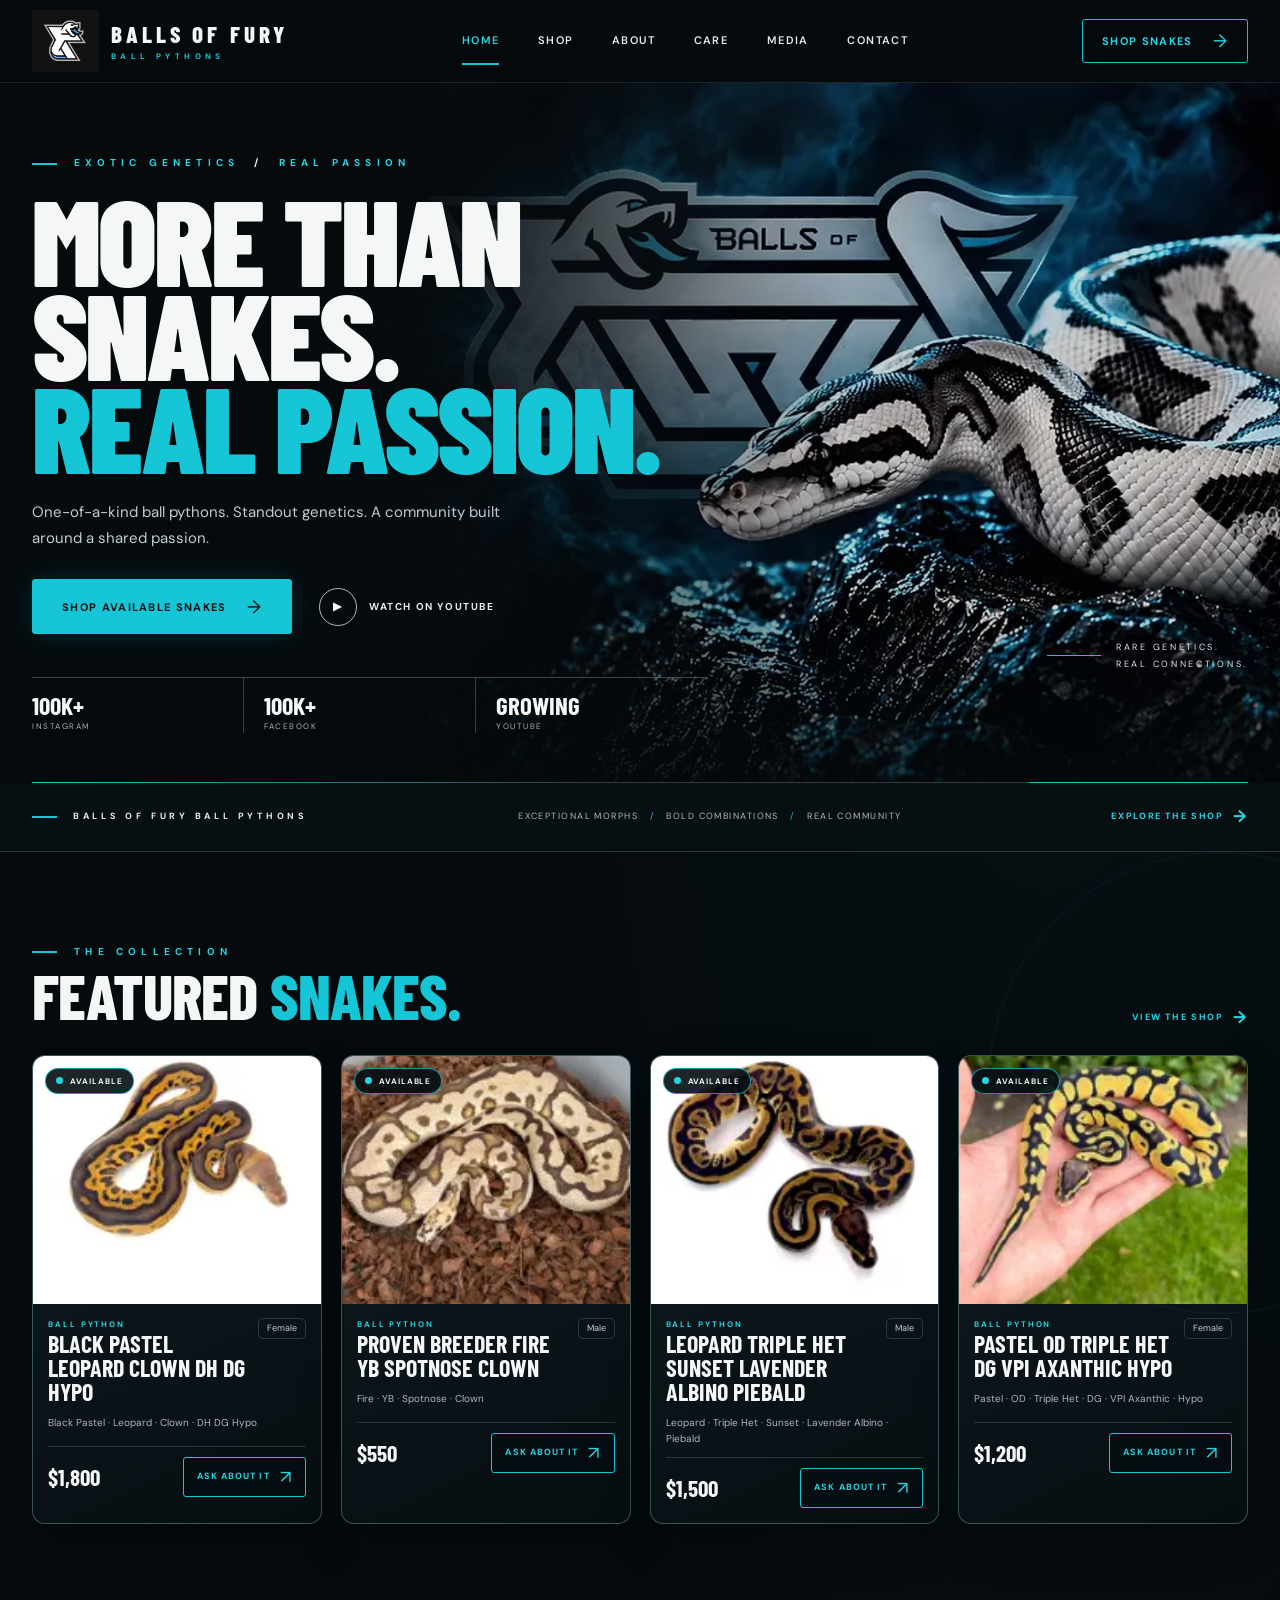
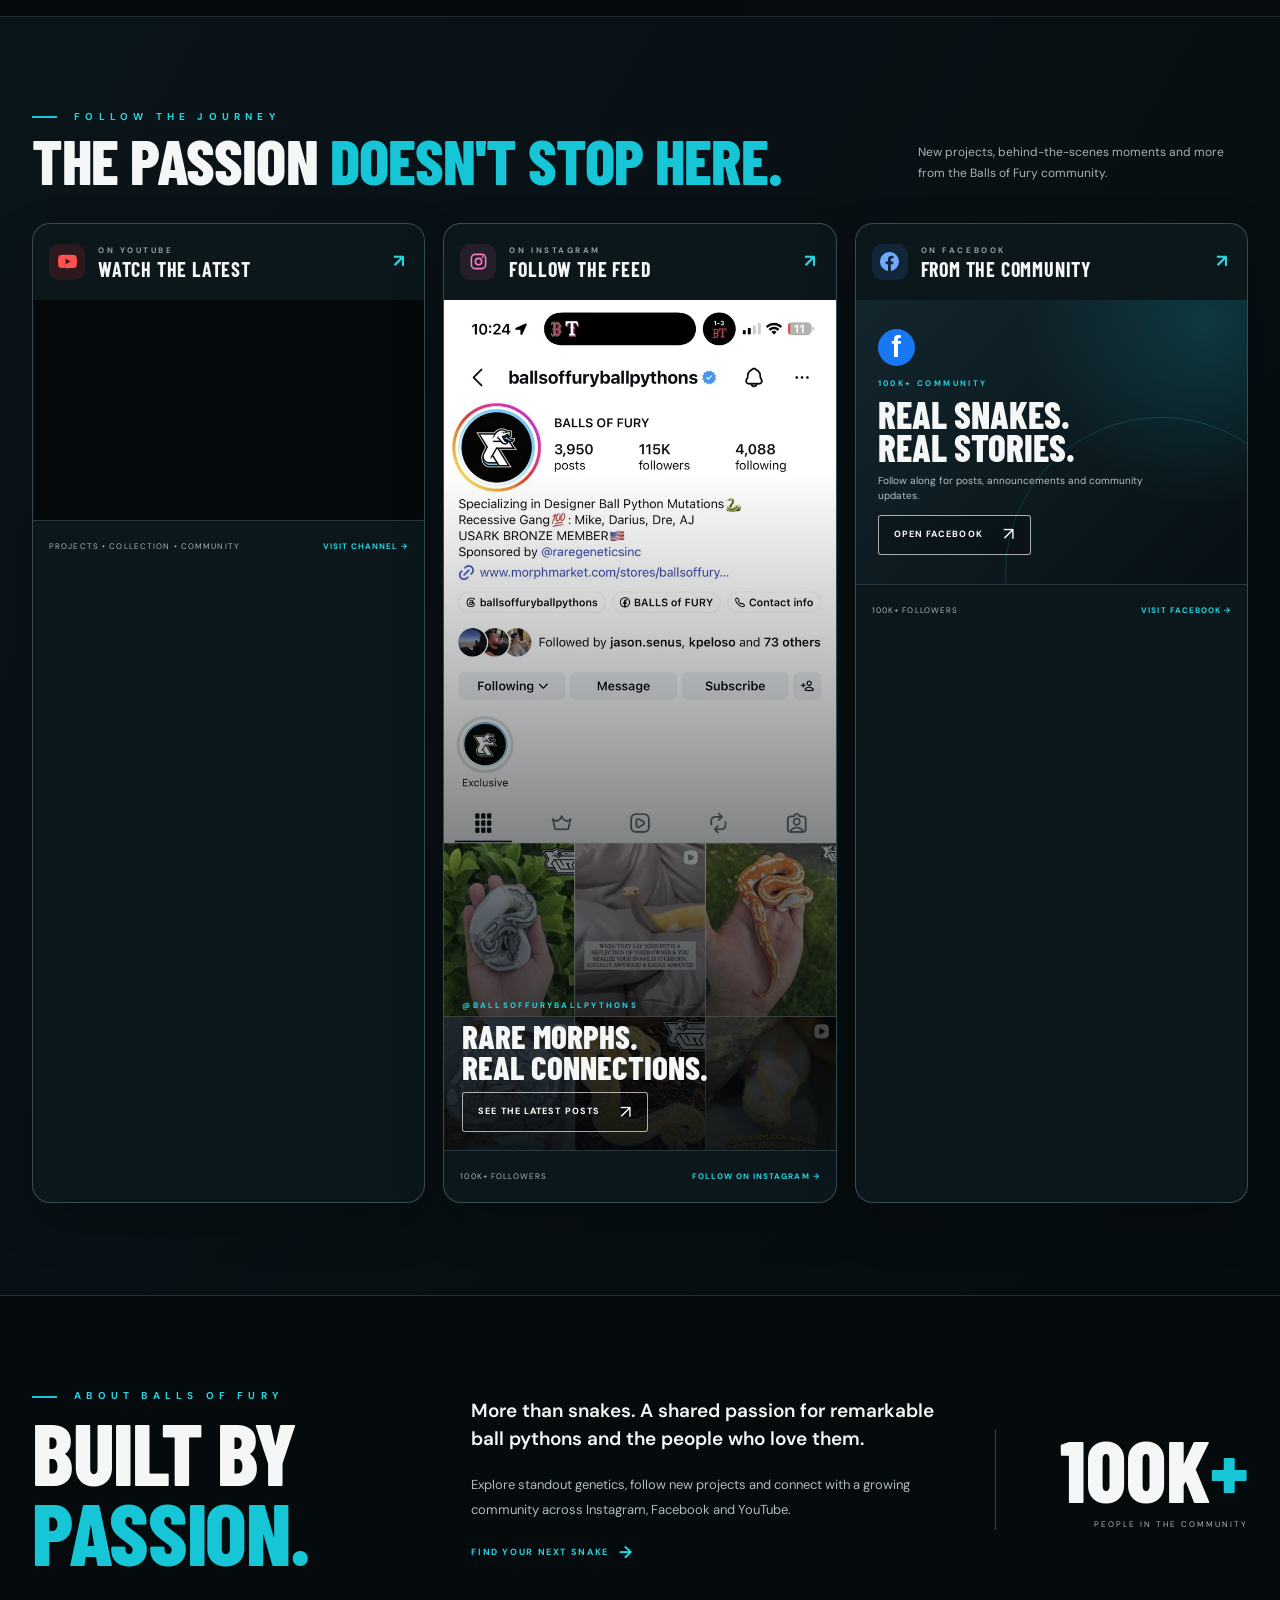
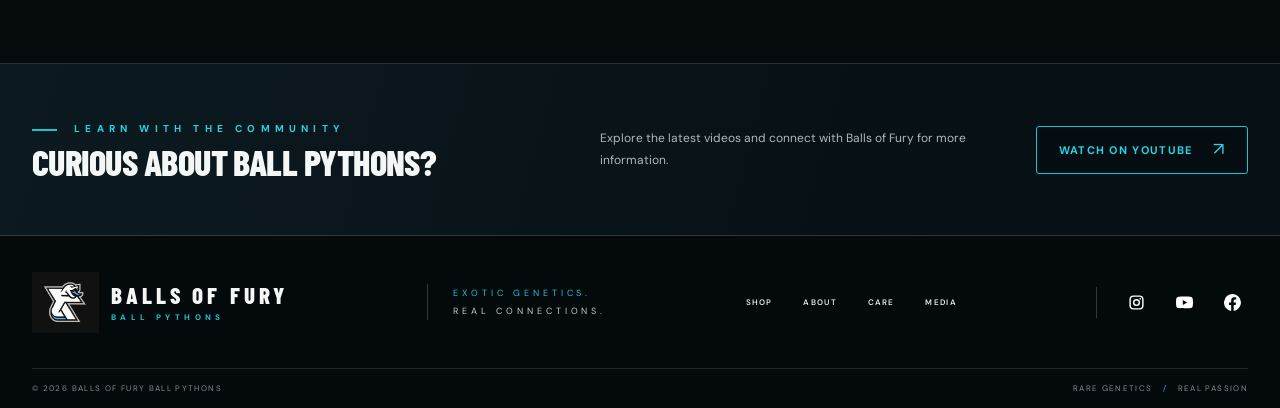
<file: index.html>
<!doctype html>
<html lang="en">
<head>
  <meta charset="utf-8">
  <meta name="viewport" content="width=device-width, initial-scale=1">
  <meta name="theme-color" content="#050a0d">
  <meta name="description" content="Explore rare ball python genetics, new projects and the Balls of Fury community.">
  <title>Balls of Fury Ball Pythons</title>
  <link rel="icon" href="assets/favicon.svg" type="image/svg+xml">
  <link rel="preconnect" href="https://fonts.googleapis.com">
  <link rel="preconnect" href="https://fonts.gstatic.com" crossorigin>
  <link href="https://fonts.googleapis.com/css2?family=Barlow+Condensed:wght@500;600;700;800;900&family=DM+Sans:wght@400;500;600;700&display=swap" rel="stylesheet">
  <link rel="stylesheet" href="assets/styles.css?v=20260918-cover">
  <script defer src="assets/catalog.js"></script>
  <script defer src="assets/social-feed-config.js"></script>
  <script defer src="assets/site.js?v=20260918-cover"></script>
</head>
<body>
  <a class="skip-link" href="#main">Skip to content</a>
  <header class="site-header">
    <div class="header-inner">
      <a class="brand" href="index.html" aria-label="Balls of Fury Ball Pythons home">
        <img src="assets/balls-of-fury-logo.webp" alt="">
        <span class="brand-copy">
          <span class="brand-name">BALLS OF FURY</span>
          <span class="brand-subtitle">BALL PYTHONS</span>
        </span>
      </a>
      <button class="menu-toggle" type="button" aria-label="Open navigation" aria-expanded="false" aria-controls="primary-nav">
        <span></span><span></span><span></span>
      </button>
      <nav class="primary-nav" id="primary-nav" aria-label="Main navigation">
        <a class="is-active" href="index.html" aria-current="page">Home</a>
        <a href="shop.html">Shop</a>
        <a href="#about">About</a>
        <a href="#care">Care</a>
        <a href="#community">Media</a>
        <a href="#contact">Contact</a>
      </nav>
      <a class="button button-outline header-cta" href="shop.html">SHOP SNAKES <span aria-hidden="true">→</span></a>
    </div>
  </header>

  <main id="main">
    <section class="home-hero">
      <video class="hero-image hero-video" muted loop playsinline preload="metadata" poster="assets/hero-homepage-video-poster.webp?v=20260918-cover" aria-hidden="true">
        <source src="assets/hero-homepage-slow-loop.mp4?v=20260918-cover" type="video/mp4">
        <img src="assets/hero-homepage-video-poster.webp?v=20260918-cover" alt="">
      </video>
      <div class="hero-overlay"></div>
      <div class="hero-inner page-wrap">
        <div class="hero-copy">
          <p class="eyebrow"><span class="eyebrow-mark"></span> EXOTIC GENETICS <span class="slash">/</span> REAL PASSION</p>
          <h1>MORE THAN<br> SNAKES.<br><span>REAL PASSION.</span></h1>
          <p class="hero-description">One-of-a-kind ball pythons. Standout genetics. A community built around a shared passion.</p>
          <div class="hero-actions">
            <a class="button button-primary" href="shop.html">SHOP AVAILABLE SNAKES <span aria-hidden="true">→</span></a>
            <a class="text-button" href="https://www.youtube.com/channel/UC7dtaxRBxcZDDweB0gTy05A" target="_blank" rel="noopener noreferrer">
              <span class="play-icon" aria-hidden="true">▶</span> WATCH ON YOUTUBE
            </a>
          </div>
          <div class="hero-social-proof" aria-label="Balls of Fury social channels">
            <a href="https://www.instagram.com/ballsoffuryballpythons" target="_blank" rel="noopener noreferrer"><strong>100K+</strong><span>INSTAGRAM</span></a>
            <a href="https://www.facebook.com/p/BALLS-of-FURY-61572023157892/" target="_blank" rel="noopener noreferrer"><strong>100K+</strong><span>FACEBOOK</span></a>
            <a href="https://www.youtube.com/channel/UC7dtaxRBxcZDDweB0gTy05A" target="_blank" rel="noopener noreferrer"><strong>GROWING</strong><span>YOUTUBE</span></a>
          </div>
        </div>
        <div class="hero-side-note">
          <span class="side-note-line"></span>
          <span>RARE GENETICS.<br>REAL CONNECTIONS.</span>
        </div>
      </div>
      <div class="hero-bottom-rule" aria-hidden="true"><span></span><i></i></div>
    </section>

    <section class="intro-strip">
      <div class="page-wrap intro-strip-inner">
        <p><span class="eyebrow-mark"></span> BALLS OF FURY BALL PYTHONS</p>
        <p class="intro-strip-message">Exceptional morphs <span>/</span> bold combinations <span>/</span> real community</p>
        <a class="arrow-link" href="shop.html">EXPLORE THE SHOP <span aria-hidden="true">→</span></a>
      </div>
    </section>

    <section class="section featured-section" id="snakes">
      <div class="page-wrap">
        <div class="section-heading">
          <div>
            <p class="eyebrow"><span class="eyebrow-mark"></span> THE COLLECTION</p>
            <h2>FEATURED <span>SNAKES.</span></h2>
          </div>
          <a class="arrow-link" href="shop.html">VIEW THE SHOP <span aria-hidden="true">→</span></a>
        </div>
        <div class="featured-grid" id="featured-grid" aria-live="polite"></div>
        <div class="catalog-empty home-empty" id="featured-empty">
          <div class="empty-mark" aria-hidden="true">
            <svg viewBox="0 0 120 120"><path d="M29 64c0-16 13-29 29-29h18c9 0 16 7 16 16s-7 16-16 16H48c-8 0-14 6-14 14s6 14 14 14h26c9 0 16-7 16-16" /><circle cx="77" cy="52" r="3" /></svg>
          </div>
          <div>
            <p class="eyebrow">THE NEXT RARE FIND</p>
            <h3>NEW LISTINGS ARE ON THE WAY.</h3>
            <p>Follow along for new arrivals, breeding projects and community updates.</p>
          </div>
          <a class="button button-outline" href="https://www.instagram.com/ballsoffuryballpythons" target="_blank" rel="noopener noreferrer">FOLLOW ON INSTAGRAM <span aria-hidden="true">↗</span></a>
        </div>
      </div>
    </section>

    <section class="community-section section" id="community">
      <div class="page-wrap">
        <div class="community-heading">
          <div>
            <p class="eyebrow"><span class="eyebrow-mark"></span> FOLLOW THE JOURNEY</p>
            <h2>THE PASSION <span>DOESN'T STOP HERE.</span></h2>
          </div>
          <p>New projects, behind-the-scenes moments and more from the Balls of Fury community.</p>
        </div>
        <div class="social-grid">
          <article class="social-card social-card-youtube">
            <div class="social-card-top">
              <span class="social-icon youtube-icon" aria-hidden="true">
                <svg viewBox="0 0 24 24"><path d="M23.5 6.2a3 3 0 0 0-2.1-2.1C19.5 3.6 12 3.6 12 3.6s-7.5 0-9.4.5A3 3 0 0 0 .5 6.2 31 31 0 0 0 0 12a31 31 0 0 0 .5 5.8 3 3 0 0 0 2.1 2.1c1.9.5 9.4.5 9.4.5s7.5 0 9.4-.5a3 3 0 0 0 2.1-2.1A31 31 0 0 0 24 12a31 31 0 0 0-.5-5.8ZM9.6 15.6V8.4l6.2 3.6-6.2 3.6Z"/></svg>
              </span>
              <div><p class="eyebrow">ON YOUTUBE</p><h3>WATCH THE LATEST</h3></div>
              <a class="arrow-link" href="https://www.youtube.com/channel/UC7dtaxRBxcZDDweB0gTy05A" target="_blank" rel="noopener noreferrer" aria-label="Visit Balls of Fury on YouTube">↗</a>
            </div>
            <div class="youtube-frame">
              <iframe src="https://www.youtube-nocookie.com/embed/videoseries?list=UU7dtaxRBxcZDDweB0gTy05A" title="Latest videos from Balls of Fury Ball Pythons" loading="lazy" allow="accelerometer; autoplay; clipboard-write; encrypted-media; gyroscope; picture-in-picture; web-share" referrerpolicy="strict-origin-when-cross-origin" allowfullscreen></iframe>
            </div>
            <div class="social-card-caption"><span>PROJECTS • COLLECTION • COMMUNITY</span><a href="https://www.youtube.com/channel/UC7dtaxRBxcZDDweB0gTy05A" target="_blank" rel="noopener noreferrer">VISIT CHANNEL <span aria-hidden="true">→</span></a></div>
          </article>

          <article class="social-card social-card-live-feed" id="social-feed-card" hidden>
            <div class="social-card-top">
              <span class="social-icon social-feed-icon" aria-hidden="true">
                <svg viewBox="0 0 24 24"><path d="M3 3h8v8H3V3Zm2 2v4h4V5H5Zm8-2h8v8h-8V3Zm2 2v4h4V5h-4ZM3 13h8v8H3v-8Zm2 2v4h4v-4H5Zm8-2h8v8h-8v-8Zm2 2v4h4v-4h-4Z"/></svg>
              </span>
              <div><p class="eyebrow">INSTAGRAM + FACEBOOK</p><h3>LATEST SOCIAL POSTS</h3></div>
            </div>
            <div class="social-feed-mount" id="social-feed-mount" aria-label="Latest Instagram and Facebook posts"></div>
            <div class="social-card-caption"><span>POSTS REFRESH AUTOMATICALLY</span><span>FOLLOW THE JOURNEY</span></div>
          </article>

          <article class="social-card social-card-instagram">
            <div class="social-card-top">
              <span class="social-icon instagram-icon" aria-hidden="true">
                <svg viewBox="0 0 24 24"><path d="M7.8 2h8.4A5.8 5.8 0 0 1 22 7.8v8.4a5.8 5.8 0 0 1-5.8 5.8H7.8A5.8 5.8 0 0 1 2 16.2V7.8A5.8 5.8 0 0 1 7.8 2Zm0 2A3.8 3.8 0 0 0 4 7.8v8.4A3.8 3.8 0 0 0 7.8 20h8.4a3.8 3.8 0 0 0 3.8-3.8V7.8A3.8 3.8 0 0 0 16.2 4H7.8ZM12 7a5 5 0 1 1 0 10 5 5 0 0 1 0-10Zm0 2a3 3 0 1 0 0 6 3 3 0 0 0 0-6Zm5.3-3.5a1.2 1.2 0 1 1 0 2.4 1.2 1.2 0 0 1 0-2.4Z"/></svg>
              </span>
              <div><p class="eyebrow">ON INSTAGRAM</p><h3>FOLLOW THE FEED</h3></div>
              <a class="arrow-link" href="https://www.instagram.com/ballsoffuryballpythons" target="_blank" rel="noopener noreferrer" aria-label="Visit Balls of Fury on Instagram">↗</a>
            </div>
            <a class="instagram-preview" href="https://www.instagram.com/ballsoffuryballpythons" target="_blank" rel="noopener noreferrer">
              <img src="assets/instagram-grid-preview.webp" alt="Ball python photo grid from the Balls of Fury Instagram profile" loading="lazy">
              <span class="instagram-preview-overlay">
                <span class="instagram-handle">@BALLSOFFURYBALLPYTHONS</span>
                <strong>RARE MORPHS.<br>REAL CONNECTIONS.</strong>
                <span class="button button-light">SEE THE LATEST POSTS <span aria-hidden="true">↗</span></span>
              </span>
            </a>
            <div class="social-card-caption"><span>100K+ FOLLOWERS</span><a href="https://www.instagram.com/ballsoffuryballpythons" target="_blank" rel="noopener noreferrer">FOLLOW ON INSTAGRAM <span aria-hidden="true">→</span></a></div>
          </article>

          <article class="social-card social-card-facebook">
            <div class="social-card-top">
              <span class="social-icon facebook-icon" aria-hidden="true">
                <svg viewBox="0 0 24 24"><path d="M24 12a12 12 0 1 0-13.9 11.9v-8.4H7.1V12h3V9.3c0-3 1.8-4.6 4.5-4.6 1.3 0 2.6.2 2.6.2v2.9h-1.5c-1.5 0-2 .9-2 1.9V12H17l-.5 3.5h-2.8v8.4A12 12 0 0 0 24 12Z"/></svg>
              </span>
              <div><p class="eyebrow">ON FACEBOOK</p><h3>FROM THE COMMUNITY</h3></div>
              <a class="arrow-link" href="https://www.facebook.com/p/BALLS-of-FURY-61572023157892/" target="_blank" rel="noopener noreferrer" aria-label="Visit Balls of Fury on Facebook">↗</a>
            </div>
            <div class="facebook-promo">
              <span class="facebook-promo-mark" aria-hidden="true">f</span>
              <p class="eyebrow">100K+ COMMUNITY</p>
              <strong>REAL SNAKES.<br>REAL STORIES.</strong>
              <p>Follow along for posts, announcements and community updates.</p>
              <a class="button button-light" href="https://www.facebook.com/p/BALLS-of-FURY-61572023157892/" target="_blank" rel="noopener noreferrer">OPEN FACEBOOK <span aria-hidden="true">↗</span></a>
            </div>
            <div class="social-card-caption"><span>100K+ FOLLOWERS</span><a href="https://www.facebook.com/p/BALLS-of-FURY-61572023157892/" target="_blank" rel="noopener noreferrer">VISIT FACEBOOK <span aria-hidden="true">→</span></a></div>
          </article>
        </div>
      </div>
    </section>

    <section class="about-section section" id="about">
      <div class="page-wrap about-layout">
        <div class="about-title">
          <p class="eyebrow"><span class="eyebrow-mark"></span> ABOUT BALLS OF FURY</p>
          <h2>BUILT BY<br><span>PASSION.</span></h2>
        </div>
        <div class="about-copy">
          <p class="about-lede">More than snakes. A shared passion for remarkable ball pythons and the people who love them.</p>
          <p>Explore standout genetics, follow new projects and connect with a growing community across Instagram, Facebook and YouTube.</p>
          <a class="arrow-link" href="shop.html">FIND YOUR NEXT SNAKE <span aria-hidden="true">→</span></a>
        </div>
        <div class="about-stat"><strong>100K<span>+</span></strong><span>PEOPLE IN THE COMMUNITY</span></div>
      </div>
    </section>

    <section class="care-banner" id="care">
      <div class="page-wrap care-banner-inner">
        <div><p class="eyebrow"><span class="eyebrow-mark"></span> LEARN WITH THE COMMUNITY</p><h2>CURIOUS ABOUT BALL PYTHONS?</h2></div>
        <p>Explore the latest videos and connect with Balls of Fury for more information.</p>
        <a class="button button-outline" href="https://www.youtube.com/channel/UC7dtaxRBxcZDDweB0gTy05A" target="_blank" rel="noopener noreferrer">WATCH ON YOUTUBE <span aria-hidden="true">↗</span></a>
      </div>
    </section>
  </main>

  <footer class="site-footer" id="contact">
    <div class="page-wrap footer-main">
      <a class="brand footer-brand" href="index.html" aria-label="Balls of Fury Ball Pythons home">
        <img src="assets/balls-of-fury-logo.webp" alt="">
        <span class="brand-copy"><span class="brand-name">BALLS OF FURY</span><span class="brand-subtitle">BALL PYTHONS</span></span>
      </a>
      <p class="footer-tagline"><span>EXOTIC GENETICS.</span><br>REAL CONNECTIONS.</p>
      <nav class="footer-nav" aria-label="Footer navigation">
        <a href="shop.html">SHOP</a><a href="#about">ABOUT</a><a href="#care">CARE</a><a href="#community">MEDIA</a>
      </nav>
      <div class="footer-socials">
        <a href="https://www.instagram.com/ballsoffuryballpythons" aria-label="Instagram" target="_blank" rel="noopener noreferrer">
          <svg viewBox="0 0 24 24"><path d="M7.8 2h8.4A5.8 5.8 0 0 1 22 7.8v8.4a5.8 5.8 0 0 1-5.8 5.8H7.8A5.8 5.8 0 0 1 2 16.2V7.8A5.8 5.8 0 0 1 7.8 2Zm0 2A3.8 3.8 0 0 0 4 7.8v8.4A3.8 3.8 0 0 0 7.8 20h8.4a3.8 3.8 0 0 0 3.8-3.8V7.8A3.8 3.8 0 0 0 16.2 4H7.8ZM12 7a5 5 0 1 1 0 10 5 5 0 0 1 0-10Zm0 2a3 3 0 1 0 0 6 3 3 0 0 0 0-6Zm5.3-3.5a1.2 1.2 0 1 1 0 2.4 1.2 1.2 0 0 1 0-2.4Z"/></svg>
        </a>
        <a href="https://www.youtube.com/channel/UC7dtaxRBxcZDDweB0gTy05A" aria-label="YouTube" target="_blank" rel="noopener noreferrer">
          <svg viewBox="0 0 24 24"><path d="M23.5 6.2a3 3 0 0 0-2.1-2.1C19.5 3.6 12 3.6 12 3.6s-7.5 0-9.4.5A3 3 0 0 0 .5 6.2 31 31 0 0 0 0 12a31 31 0 0 0 .5 5.8 3 3 0 0 0 2.1 2.1c1.9.5 9.4.5 9.4.5s7.5 0 9.4-.5a3 3 0 0 0 2.1-2.1A31 31 0 0 0 24 12a31 31 0 0 0-.5-5.8ZM9.6 15.6V8.4l6.2 3.6-6.2 3.6Z"/></svg>
        </a>
        <a href="https://www.facebook.com/p/BALLS-of-FURY-61572023157892/" aria-label="Facebook" target="_blank" rel="noopener noreferrer">
          <svg viewBox="0 0 24 24"><path d="M24 12a12 12 0 1 0-13.9 11.9v-8.4H7.1V12h3V9.3c0-3 1.8-4.6 4.5-4.6 1.3 0 2.6.2 2.6.2v2.9h-1.5c-1.5 0-2 .9-2 1.9V12H17l-.5 3.5h-2.8v8.4A12 12 0 0 0 24 12Z"/></svg>
        </a>
      </div>
    </div>
    <div class="page-wrap footer-bottom"><span>© <span data-current-year></span> BALLS OF FURY BALL PYTHONS</span><span>RARE GENETICS <i>/</i> REAL PASSION</span></div>
  </footer>
</body>
</html>
</file>
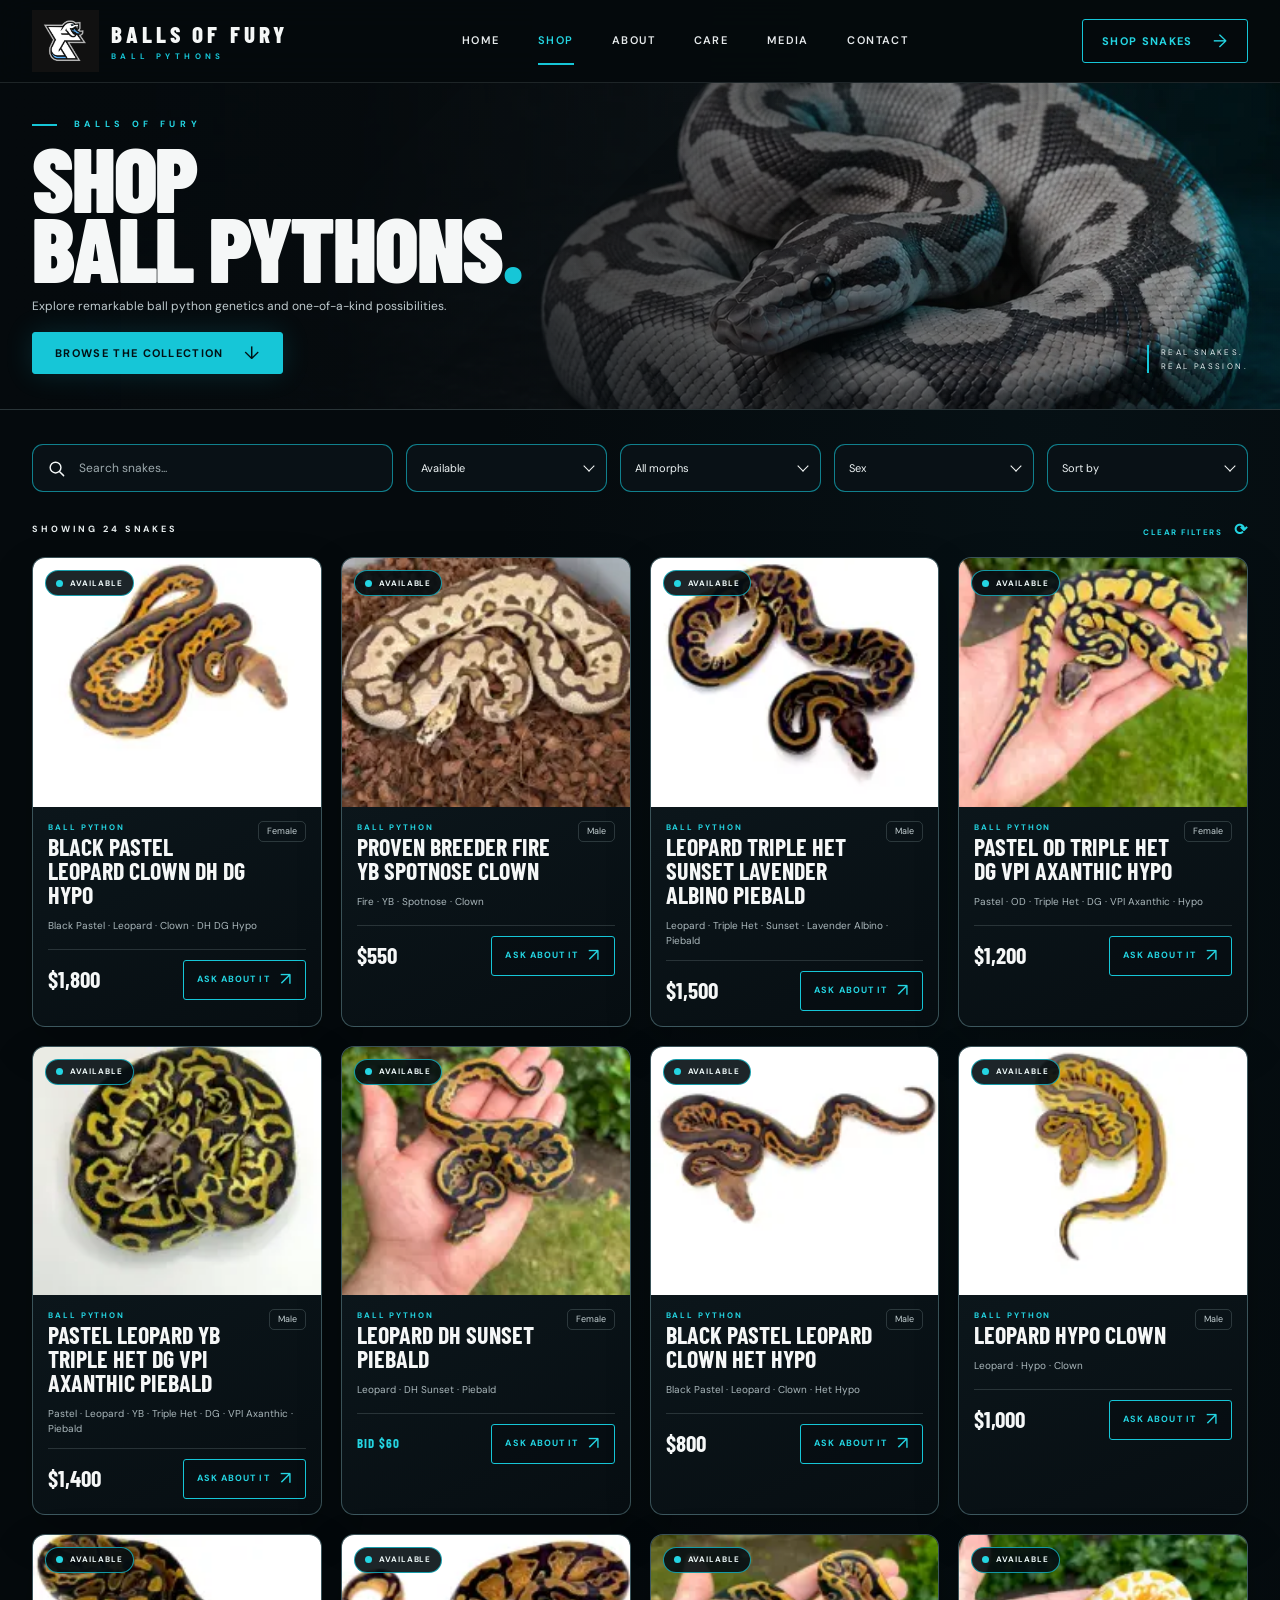
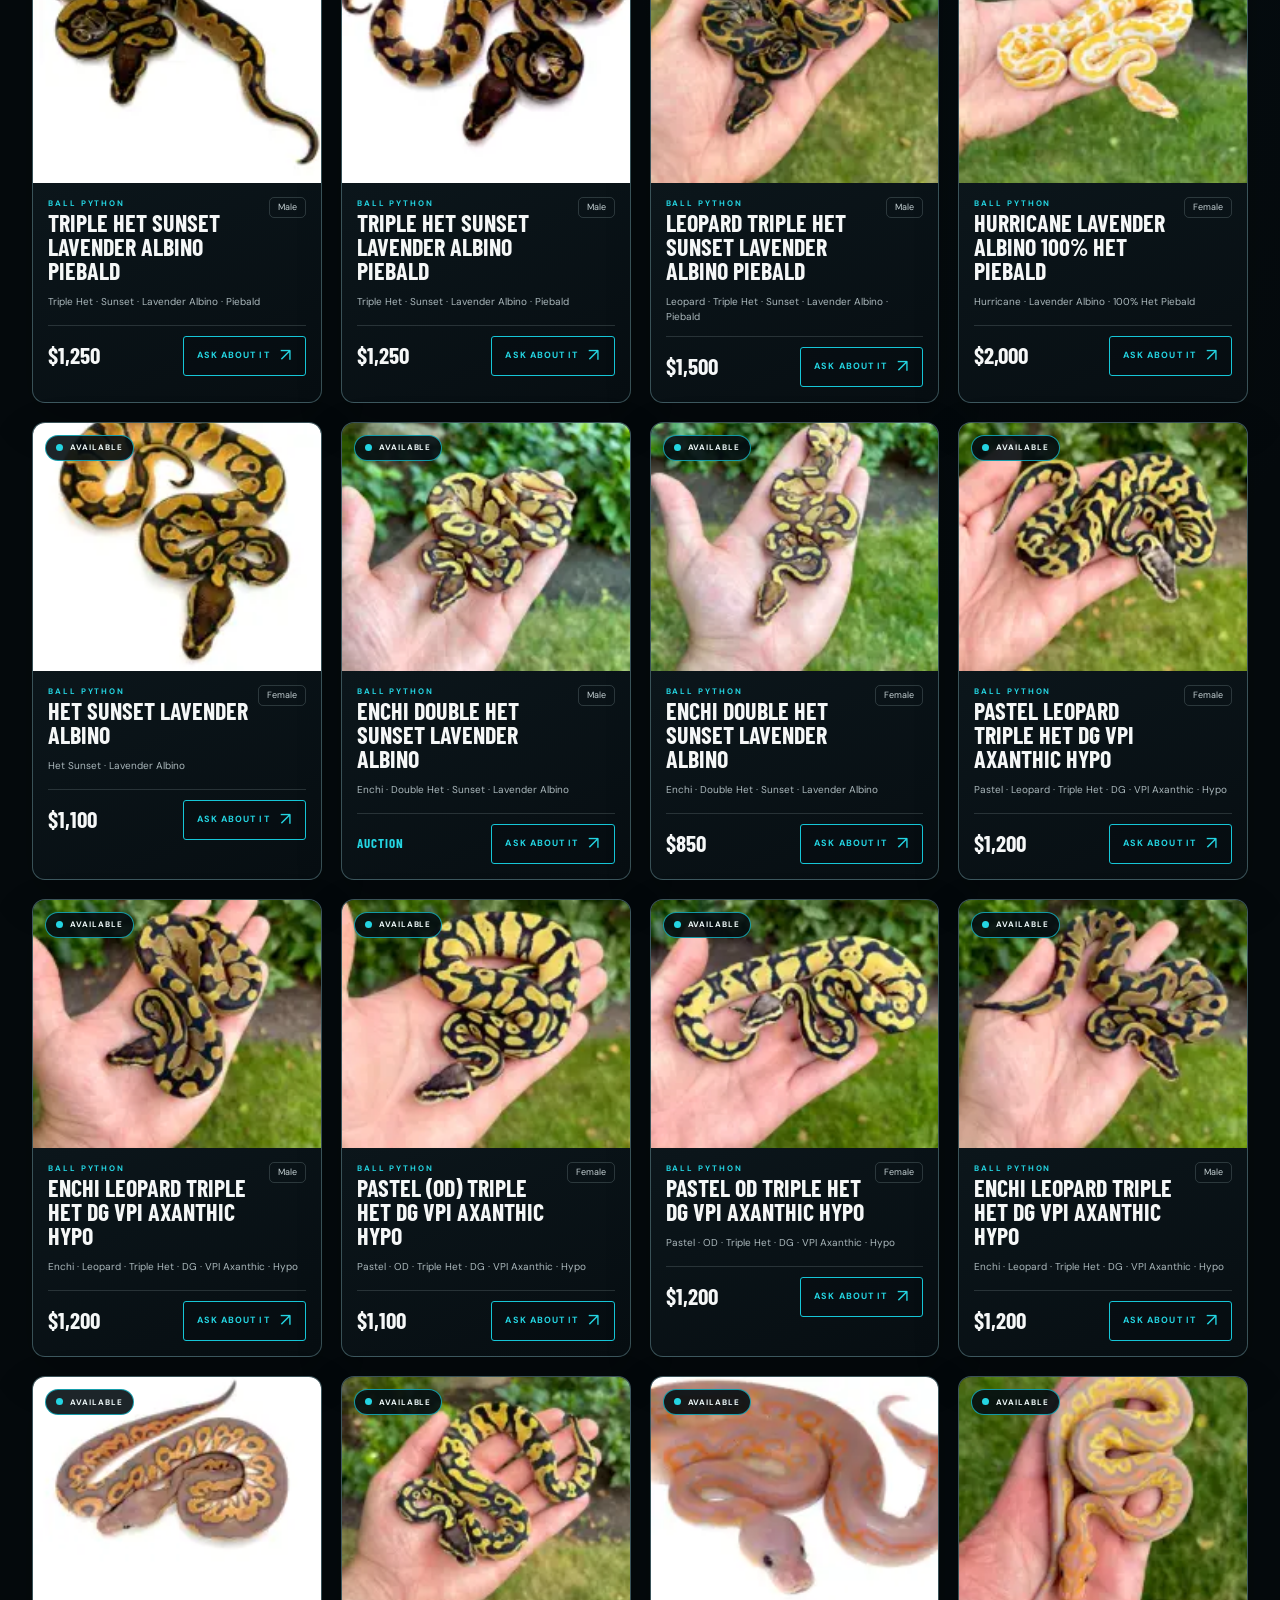
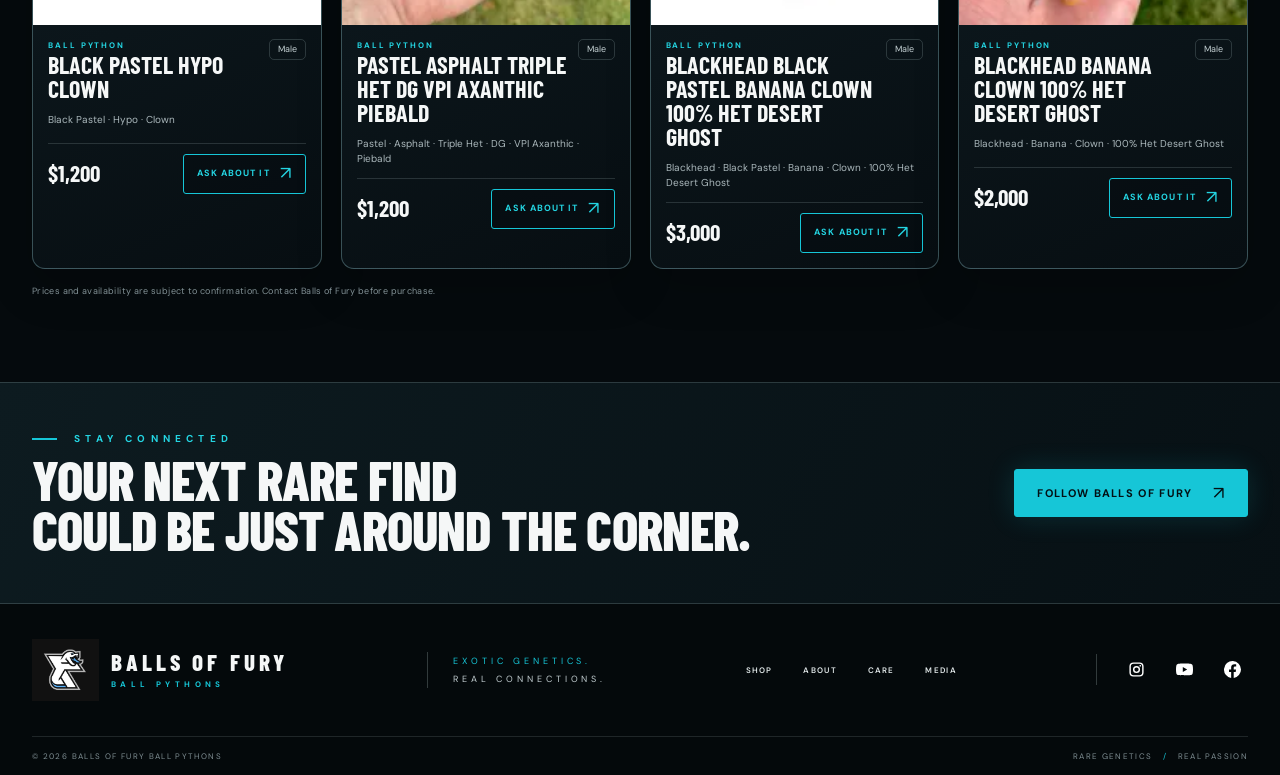
<file: shop.html>
<!doctype html>
<html lang="en">
<head>
  <meta charset="utf-8">
  <meta name="viewport" content="width=device-width, initial-scale=1">
  <meta name="theme-color" content="#050a0d">
  <meta name="description" content="Shop Balls of Fury Ball Pythons. Browse available snakes and connect directly about a listing.">
  <title>Shop Snakes | Balls of Fury Ball Pythons</title>
  <link rel="icon" href="assets/favicon.svg" type="image/svg+xml">
  <link rel="preconnect" href="https://fonts.googleapis.com">
  <link rel="preconnect" href="https://fonts.gstatic.com" crossorigin>
  <link href="https://fonts.googleapis.com/css2?family=Barlow+Condensed:wght@500;600;700;800;900&family=DM+Sans:wght@400;500;600;700&display=swap" rel="stylesheet">
  <link rel="stylesheet" href="assets/styles.css">
  <script defer src="assets/catalog.js"></script>
  <script defer src="assets/site.js"></script>
</head>
<body class="shop-page">
  <a class="skip-link" href="#main">Skip to content</a>
  <header class="site-header">
    <div class="header-inner">
      <a class="brand" href="index.html" aria-label="Balls of Fury Ball Pythons home">
        <img src="assets/balls-of-fury-logo.webp" alt="">
        <span class="brand-copy"><span class="brand-name">BALLS OF FURY</span><span class="brand-subtitle">BALL PYTHONS</span></span>
      </a>
      <button class="menu-toggle" type="button" aria-label="Open navigation" aria-expanded="false" aria-controls="primary-nav">
        <span></span><span></span><span></span>
      </button>
      <nav class="primary-nav" id="primary-nav" aria-label="Main navigation">
        <a href="index.html">Home</a>
        <a class="is-active" href="shop.html" aria-current="page">Shop</a>
        <a href="index.html#about">About</a>
        <a href="index.html#care">Care</a>
        <a href="index.html#community">Media</a>
        <a href="index.html#contact">Contact</a>
      </nav>
      <a class="button button-outline header-cta" href="#catalog">SHOP SNAKES <span aria-hidden="true">→</span></a>
    </div>
  </header>

  <main id="main">
    <section class="shop-hero">
      <img class="hero-image" src="assets/hero-python.webp" alt="" aria-hidden="true">
      <div class="hero-overlay"></div>
      <div class="page-wrap shop-hero-inner">
        <p class="eyebrow"><span class="eyebrow-mark"></span> BALLS OF FURY</p>
        <h1>SHOP<br>BALL PYTHONS<span>.</span></h1>
        <p>Explore remarkable ball python genetics and one-of-a-kind possibilities.</p>
        <a class="button button-primary" href="#catalog">BROWSE THE COLLECTION <span aria-hidden="true">↓</span></a>
      </div>
      <div class="shop-hero-side-note">REAL SNAKES.<br>REAL PASSION.</div>
    </section>

    <section class="catalog-section" id="catalog">
      <div class="page-wrap">
        <div class="shop-toolbar">
          <label class="search-field">
            <span class="visually-hidden">Search snakes</span>
            <svg viewBox="0 0 24 24" aria-hidden="true"><circle cx="10.8" cy="10.8" r="6.8"></circle><path d="m16 16 5 5"></path></svg>
            <input id="snake-search" type="search" placeholder="Search snakes..." autocomplete="off">
          </label>
          <label class="select-field"><span class="visually-hidden">Availability</span>
            <select id="availability-filter"><option value="available">Available</option><option value="all">All listings</option><option value="hold">On hold</option><option value="sold">Sold</option></select>
          </label>
          <label class="select-field"><span class="visually-hidden">Morph</span>
            <select id="morph-filter"><option value="all">All morphs</option></select>
          </label>
          <label class="select-field"><span class="visually-hidden">Sex</span>
            <select id="sex-filter"><option value="all">Sex</option></select>
          </label>
          <label class="select-field"><span class="visually-hidden">Sort listings</span>
            <select id="sort-filter"><option value="featured">Sort by</option><option value="price-asc">Price: low to high</option><option value="price-desc">Price: high to low</option><option value="name">Name: A to Z</option></select>
          </label>
        </div>

        <div class="catalog-meta">
          <p id="result-count" aria-live="polite">SHOWING AVAILABLE SNAKES</p>
          <button class="clear-filters" id="clear-filters" type="button">CLEAR FILTERS <span aria-hidden="true">⟳</span></button>
        </div>

        <div class="snake-grid" id="catalog-grid" aria-live="polite"></div>
        <p class="catalog-note">Prices and availability are subject to confirmation. Contact Balls of Fury before purchase.</p>
        <div class="catalog-empty shop-empty" id="catalog-empty">
          <div class="empty-mark" aria-hidden="true">
            <svg viewBox="0 0 120 120"><path d="M29 64c0-16 13-29 29-29h18c9 0 16 7 16 16s-7 16-16 16H48c-8 0-14 6-14 14s6 14 14 14h26c9 0 16-7 16-16" /><circle cx="77" cy="52" r="3" /></svg>
          </div>
          <div class="empty-copy">
            <p class="eyebrow">THE COLLECTION</p>
            <h2>NEW SNAKES ARE COMING.</h2>
            <p>Fresh listings will appear here. Follow Balls of Fury for new arrivals and updates.</p>
            <a class="button button-outline" href="https://www.instagram.com/ballsoffuryballpythons" target="_blank" rel="noopener noreferrer">FOLLOW FOR NEW ARRIVALS <span aria-hidden="true">↗</span></a>
          </div>
        </div>
      </div>
    </section>

    <section class="shop-bottom-cta">
      <div class="page-wrap shop-bottom-inner">
        <div><p class="eyebrow"><span class="eyebrow-mark"></span> STAY CONNECTED</p><h2>YOUR NEXT RARE FIND<br>COULD BE JUST AROUND THE CORNER.</h2></div>
        <a class="button button-primary" href="https://www.instagram.com/ballsoffuryballpythons" target="_blank" rel="noopener noreferrer">FOLLOW BALLS OF FURY <span aria-hidden="true">↗</span></a>
      </div>
    </section>
  </main>

  <footer class="site-footer" id="contact">
    <div class="page-wrap footer-main">
      <a class="brand footer-brand" href="index.html" aria-label="Balls of Fury Ball Pythons home">
        <img src="assets/balls-of-fury-logo.webp" alt="">
        <span class="brand-copy"><span class="brand-name">BALLS OF FURY</span><span class="brand-subtitle">BALL PYTHONS</span></span>
      </a>
      <p class="footer-tagline"><span>EXOTIC GENETICS.</span><br>REAL CONNECTIONS.</p>
      <nav class="footer-nav" aria-label="Footer navigation">
        <a href="shop.html">SHOP</a><a href="index.html#about">ABOUT</a><a href="index.html#care">CARE</a><a href="index.html#community">MEDIA</a>
      </nav>
      <div class="footer-socials">
        <a href="https://www.instagram.com/ballsoffuryballpythons" aria-label="Instagram" target="_blank" rel="noopener noreferrer"><svg viewBox="0 0 24 24"><path d="M7.8 2h8.4A5.8 5.8 0 0 1 22 7.8v8.4a5.8 5.8 0 0 1-5.8 5.8H7.8A5.8 5.8 0 0 1 2 16.2V7.8A5.8 5.8 0 0 1 7.8 2Zm0 2A3.8 3.8 0 0 0 4 7.8v8.4A3.8 3.8 0 0 0 7.8 20h8.4a3.8 3.8 0 0 0 3.8-3.8V7.8A3.8 3.8 0 0 0 16.2 4H7.8ZM12 7a5 5 0 1 1 0 10 5 5 0 0 1 0-10Zm0 2a3 3 0 1 0 0 6 3 3 0 0 0 0-6Zm5.3-3.5a1.2 1.2 0 1 1 0 2.4 1.2 1.2 0 0 1 0-2.4Z"/></svg></a>
        <a href="https://www.youtube.com/channel/UC7dtaxRBxcZDDweB0gTy05A" aria-label="YouTube" target="_blank" rel="noopener noreferrer"><svg viewBox="0 0 24 24"><path d="M23.5 6.2a3 3 0 0 0-2.1-2.1C19.5 3.6 12 3.6 12 3.6s-7.5 0-9.4.5A3 3 0 0 0 .5 6.2 31 31 0 0 0 0 12a31 31 0 0 0 .5 5.8 3 3 0 0 0 2.1 2.1c1.9.5 9.4.5 9.4.5s7.5 0 9.4-.5a3 3 0 0 0 2.1-2.1A31 31 0 0 0 24 12a31 31 0 0 0-.5-5.8ZM9.6 15.6V8.4l6.2 3.6-6.2 3.6Z"/></svg></a>
        <a href="https://www.facebook.com/p/BALLS-of-FURY-61572023157892/" aria-label="Facebook" target="_blank" rel="noopener noreferrer"><svg viewBox="0 0 24 24"><path d="M24 12a12 12 0 1 0-13.9 11.9v-8.4H7.1V12h3V9.3c0-3 1.8-4.6 4.5-4.6 1.3 0 2.6.2 2.6.2v2.9h-1.5c-1.5 0-2 .9-2 1.9V12H17l-.5 3.5h-2.8v8.4A12 12 0 0 0 24 12Z"/></svg></a>
      </div>
    </div>
    <div class="page-wrap footer-bottom"><span>© <span data-current-year></span> BALLS OF FURY BALL PYTHONS</span><span>RARE GENETICS <i>/</i> REAL PASSION</span></div>
  </footer>
</body>
</html>
</file>
<file: assets/styles.css>
:root {
  color-scheme: dark;
  --ink: #050a0d;
  --ink-soft: #081116;
  --panel: #0b151a;
  --panel-light: #101d23;
  --line: rgba(213, 239, 242, 0.17);
  --teal: #16c6d7;
  --teal-bright: #24d5e2;
  --white: #f5f7f7;
  --muted: #a7b3b8;
  --display: "Barlow Condensed", "Arial Narrow", Impact, sans-serif;
  --body: "DM Sans", Arial, sans-serif;
  --radius: 18px;
}

* {
  box-sizing: border-box;
}

html {
  scroll-behavior: smooth;
  scroll-padding-top: 92px;
}

body {
  margin: 0;
  min-width: 320px;
  background:
    radial-gradient(ellipse at 82% 8%, rgba(16, 70, 83, 0.11), transparent 35rem),
    var(--ink);
  color: var(--white);
  font-family: var(--body);
  font-size: 15px;
  line-height: 1.55;
}

body,
button,
input,
select {
  font-family: var(--body);
}

img,
svg {
  display: block;
}

img {
  max-width: 100%;
}

a {
  color: inherit;
  text-decoration: none;
}

button,
input,
select {
  color: inherit;
}

button,
a,
input,
select {
  -webkit-tap-highlight-color: transparent;
}

button:focus-visible,
a:focus-visible,
input:focus-visible,
select:focus-visible {
  outline: 2px solid var(--teal-bright);
  outline-offset: 4px;
}

.page-wrap {
  width: min(100% - 64px, 1432px);
  margin-inline: auto;
}

.visually-hidden,
.skip-link:not(:focus) {
  position: absolute;
  width: 1px;
  height: 1px;
  padding: 0;
  margin: -1px;
  overflow: hidden;
  clip: rect(0, 0, 0, 0);
  white-space: nowrap;
  border: 0;
}

.skip-link:focus {
  position: fixed;
  z-index: 1000;
  top: 12px;
  left: 12px;
  padding: 10px 14px;
  background: var(--teal);
  color: var(--ink);
  font-weight: 700;
}

.site-header {
  position: sticky;
  z-index: 100;
  top: 0;
  border-bottom: 1px solid rgba(215, 236, 239, 0.12);
  background: rgba(5, 10, 13, 0.92);
  backdrop-filter: blur(18px);
}

.header-inner {
  display: flex;
  align-items: center;
  gap: 34px;
  width: min(100% - 64px, 1432px);
  min-height: 82px;
  margin-inline: auto;
}

.brand {
  display: inline-flex;
  align-items: center;
  flex: 0 0 auto;
  gap: 12px;
  min-width: 236px;
}

.brand img {
  width: 67px;
  height: 67px;
  object-fit: contain;
}

.brand-copy {
  display: flex;
  flex-direction: column;
  align-items: flex-start;
  line-height: 1;
}

.brand-name {
  font-family: var(--display);
  font-size: 23px;
  font-weight: 800;
  letter-spacing: 0.17em;
  white-space: nowrap;
}

.brand-subtitle {
  margin-top: 6px;
  color: var(--teal);
  font-size: 8px;
  font-weight: 700;
  letter-spacing: 0.55em;
  white-space: nowrap;
}

.primary-nav {
  display: flex;
  align-items: center;
  justify-content: center;
  gap: clamp(20px, 3vw, 43px);
  flex: 1 1 auto;
}

.primary-nav a {
  position: relative;
  display: inline-flex;
  align-items: center;
  min-height: 82px;
  color: #e6eaec;
  font-size: 11px;
  font-weight: 600;
  letter-spacing: 0.13em;
  text-transform: uppercase;
  transition: color 160ms ease;
}

.primary-nav a::after {
  position: absolute;
  right: 0;
  bottom: 17px;
  left: 0;
  height: 2px;
  background: var(--teal);
  content: "";
  transform: scaleX(0);
  transform-origin: left;
  transition: transform 160ms ease;
}

.primary-nav a:hover,
.primary-nav a.is-active {
  color: var(--teal-bright);
}

.primary-nav a:hover::after,
.primary-nav a.is-active::after {
  transform: scaleX(1);
}

.button {
  display: inline-flex;
  align-items: center;
  justify-content: center;
  gap: 20px;
  min-height: 48px;
  padding: 0 22px;
  border: 1px solid transparent;
  border-radius: 3px;
  font-size: 11px;
  font-weight: 700;
  letter-spacing: 0.12em;
  line-height: 1.1;
  text-align: center;
  text-transform: uppercase;
  transition: border-color 160ms ease, background 160ms ease, color 160ms ease, transform 160ms ease;
}

.button:hover {
  transform: translateY(-2px);
}

.button span {
  font-size: 18px;
  font-weight: 400;
  line-height: 0.7;
}

.button-outline {
  border-color: var(--teal);
  background: rgba(4, 11, 14, 0.36);
  color: var(--teal-bright);
}

.button-outline:hover {
  background: var(--teal);
  color: var(--ink);
}

.button-primary {
  border-color: var(--teal);
  background: var(--teal);
  color: #031014;
  box-shadow: 0 0 28px rgba(22, 198, 215, 0.16);
}

.button-primary:hover {
  border-color: var(--teal-bright);
  background: var(--teal-bright);
}

.button-light {
  min-height: 40px;
  padding: 0 15px;
  border-color: rgba(255, 255, 255, 0.65);
  background: rgba(0, 0, 0, 0.17);
  color: white;
  font-size: 9px;
}

.button-small {
  min-height: 40px;
  padding: 0 13px;
  font-size: 9px;
  gap: 10px;
}

.header-cta {
  min-height: 44px;
  padding-inline: 19px;
  white-space: nowrap;
}

.menu-toggle {
  display: none;
  width: 44px;
  height: 44px;
  padding: 11px;
  border: 1px solid var(--line);
  border-radius: 10px;
  background: var(--panel);
  cursor: pointer;
}

.menu-toggle span {
  display: block;
  width: 100%;
  height: 2px;
  margin: 4px 0;
  background: var(--white);
  transition: transform 160ms ease, opacity 160ms ease;
}

.menu-toggle[aria-expanded="true"] span:first-child {
  transform: translateY(6px) rotate(45deg);
}

.menu-toggle[aria-expanded="true"] span:nth-child(2) {
  opacity: 0;
}

.menu-toggle[aria-expanded="true"] span:last-child {
  transform: translateY(-6px) rotate(-45deg);
}

.home-hero,
.shop-hero {
  position: relative;
  overflow: hidden;
  isolation: isolate;
  background: #070e12;
}

.home-hero {
  min-height: min(700px, calc(100svh - 82px));
  min-height: max(580px, min(700px, calc(100svh - 82px)));
}

.hero-image {
  position: absolute;
  z-index: -2;
  inset: 0;
  display: block;
  width: 100%;
  height: 100%;
  object-fit: cover;
  object-position: 62% center;
}

.home-hero .hero-video {
  object-position: 56% center;
  object-fit: cover;
  background: #050a0d;
  pointer-events: none;
}

.home-hero .hero-video > img {
  width: 100%;
  height: 100%;
  object-fit: cover;
  object-position: 56% center;
}

.hero-overlay {
  position: absolute;
  z-index: -1;
  inset: 0;
  background:
    linear-gradient(0deg, rgba(4, 9, 12, 0.82) 0%, transparent 24%),
    linear-gradient(90deg, #050a0d 0%, rgba(5, 10, 13, 0.98) 18%, rgba(5, 10, 13, 0.9) 34%, rgba(5, 10, 13, 0.64) 49%, rgba(5, 10, 13, 0.18) 66%, rgba(5, 10, 13, 0.12) 100%);
}

.home-hero::before,
.shop-hero::before {
  position: absolute;
  z-index: -1;
  inset: 0;
  background: linear-gradient(135deg, transparent 0 29%, rgba(76, 103, 112, 0.08) 29.1% 45%, transparent 45.1%);
  content: "";
  pointer-events: none;
}

.hero-inner {
  position: relative;
  display: flex;
  align-items: center;
  min-height: inherit;
  padding-block: 56px 34px;
}

.hero-copy {
  width: min(58%, 735px);
}

.eyebrow {
  margin: 0;
  color: var(--teal-bright);
  font-size: 10px;
  font-weight: 700;
  letter-spacing: 0.52em;
  line-height: 1.5;
  text-transform: uppercase;
}

.eyebrow-mark {
  display: inline-block;
  width: 25px;
  height: 2px;
  margin-right: 10px;
  background: var(--teal);
  vertical-align: middle;
}

.slash {
  padding-inline: 8px;
  color: var(--white);
}

.hero-copy h1,
.shop-hero h1 {
  margin: 22px 0 20px;
  font-family: var(--display);
  font-size: clamp(76px, 9.5vw, 138px);
  font-weight: 900;
  letter-spacing: -0.025em;
  line-height: 0.77;
  text-transform: uppercase;
}

.hero-copy h1 span,
.shop-hero h1 span,
.section-heading h2 span,
.community-heading h2 span,
.about-title h2 span {
  color: var(--teal);
}

.hero-description {
  max-width: 490px;
  margin: 26px 0 28px;
  color: #c2cbd0;
  font-size: 15px;
  line-height: 1.75;
}

.hero-actions {
  display: flex;
  align-items: center;
  flex-wrap: wrap;
  gap: 19px 27px;
}

.hero-actions .button {
  min-width: 260px;
  min-height: 55px;
}

.text-button {
  display: inline-flex;
  align-items: center;
  gap: 12px;
  color: #e8eeee;
  font-size: 10px;
  font-weight: 700;
  letter-spacing: 0.16em;
  text-transform: uppercase;
}

.text-button:hover {
  color: var(--teal-bright);
}

.play-icon {
  display: inline-grid;
  width: 38px;
  height: 38px;
  place-items: center;
  border: 1px solid rgba(240, 248, 249, 0.72);
  border-radius: 50%;
  color: var(--white);
  font-size: 11px;
  transition: background 160ms ease, border-color 160ms ease;
}

.text-button:hover .play-icon {
  border-color: var(--teal);
  background: var(--teal);
  color: var(--ink);
}

.hero-social-proof {
  display: flex;
  max-width: 675px;
  margin-top: 43px;
  border-top: 1px solid rgba(234, 244, 246, 0.25);
}

.hero-social-proof a {
  display: flex;
  flex: 1 1 0;
  flex-direction: column;
  gap: 2px;
  padding: 15px 20px 0;
  border-right: 1px solid rgba(234, 244, 246, 0.23);
}

.hero-social-proof a:first-child {
  padding-left: 0;
}

.hero-social-proof a:last-child {
  border-right: 0;
}

.hero-social-proof strong {
  font-family: var(--display);
  font-size: 25px;
  font-weight: 700;
  line-height: 1;
}

.hero-social-proof span {
  color: #aab5b9;
  font-size: 8px;
  letter-spacing: 0.19em;
  text-transform: uppercase;
}

.hero-side-note {
  position: absolute;
  right: 0;
  bottom: 110px;
  display: flex;
  align-items: center;
  gap: 15px;
  color: #dde5e7;
  font-size: 9px;
  letter-spacing: 0.3em;
  line-height: 1.9;
}

.side-note-line {
  width: 54px;
  height: 1px;
  background: var(--teal);
}

.hero-bottom-rule {
  position: absolute;
  right: max(32px, calc((100vw - 1432px) / 2));
  bottom: 0;
  left: max(32px, calc((100vw - 1432px) / 2));
  display: flex;
  align-items: center;
  height: 1px;
  background: rgba(223, 243, 246, 0.22);
}

.hero-bottom-rule span {
  width: 45%;
  height: 2px;
  background: linear-gradient(90deg, var(--teal), transparent);
}

.hero-bottom-rule i {
  width: 18%;
  height: 2px;
  margin-left: auto;
  background: var(--teal);
}

.intro-strip {
  border-bottom: 1px solid var(--line);
  background: #080f13;
}

.intro-strip-inner {
  display: flex;
  align-items: center;
  justify-content: space-between;
  min-height: 68px;
  gap: 20px;
}

.intro-strip-inner > p:first-child {
  color: #e7edef;
  font-size: 9px;
  font-weight: 700;
  letter-spacing: 0.42em;
}

.intro-strip-message {
  color: #aeb9bd;
  font-size: 9px;
  letter-spacing: 0.16em;
  text-transform: uppercase;
}

.intro-strip-message span {
  padding-inline: 8px;
  color: var(--teal);
}

.arrow-link {
  display: inline-flex;
  align-items: center;
  gap: 10px;
  color: var(--teal-bright);
  font-size: 9px;
  font-weight: 700;
  letter-spacing: 0.18em;
  white-space: nowrap;
}

.arrow-link span {
  font-size: 17px;
  line-height: 0.8;
  transition: transform 160ms ease;
}

.arrow-link:hover span {
  transform: translateX(4px);
}

.section {
  padding-block: 92px;
}

.featured-section {
  position: relative;
  overflow: hidden;
}

.featured-section::before {
  position: absolute;
  top: 0;
  right: -170px;
  width: 460px;
  height: 460px;
  border: 1px solid rgba(22, 198, 215, 0.08);
  border-radius: 50%;
  content: "";
  pointer-events: none;
}

.section-heading,
.community-heading {
  display: flex;
  align-items: end;
  justify-content: space-between;
  gap: 28px;
  margin-bottom: 30px;
}

.section-heading h2,
.community-heading h2,
.about-title h2,
.care-banner h2,
.shop-bottom-inner h2 {
  margin: 8px 0 0;
  font-family: var(--display);
  font-size: clamp(40px, 5vw, 63px);
  font-weight: 800;
  letter-spacing: -0.015em;
  line-height: 0.92;
  text-transform: uppercase;
}

.featured-grid,
.snake-grid {
  display: grid;
  grid-template-columns: repeat(4, minmax(0, 1fr));
  gap: 19px;
}

.snake-card {
  overflow: hidden;
  border: 1px solid rgba(145, 198, 206, 0.36);
  border-radius: 13px;
  background: linear-gradient(155deg, rgba(15, 28, 34, 0.98), rgba(7, 14, 18, 0.99));
  box-shadow: 0 18px 46px rgba(0, 0, 0, 0.2);
}

.snake-photo {
  position: relative;
  aspect-ratio: 1.16 / 1;
  overflow: hidden;
  background: #f8f9f9;
}

.snake-photo img {
  width: 100%;
  height: 100%;
  padding: 0;
  background: #f8f9f9;
  object-fit: cover;
  transition: transform 280ms ease;
}

.snake-card:hover .snake-photo img {
  transform: scale(1.035);
}

.photo-needed {
  display: grid;
  width: 100%;
  height: 100%;
  place-items: center;
  background: #f7f8f8;
  color: #607277;
  text-align: center;
}

.photo-needed span {
  display: grid;
  width: min(68%, 210px);
  aspect-ratio: 1;
  place-items: center;
  border: 1px dashed #92a5a9;
  border-radius: 12px;
  padding: 20px;
  color: #687c81;
  font-size: 9px;
  font-weight: 700;
  letter-spacing: 0.16em;
}

.status-pill {
  position: absolute;
  top: 12px;
  left: 12px;
  display: inline-flex;
  align-items: center;
  gap: 7px;
  min-height: 26px;
  padding: 0 10px;
  border: 1px solid rgba(22, 198, 215, 0.75);
  border-radius: 999px;
  background: rgba(5, 14, 18, 0.9);
  color: #effafa;
  font-size: 8px;
  font-weight: 700;
  letter-spacing: 0.12em;
}

.status-pill i {
  width: 7px;
  height: 7px;
  border-radius: 50%;
  background: var(--teal-bright);
}

.status-hold i {
  background: #f7bf59;
}

.status-sold i {
  background: #9eaaae;
}

.snake-card-body {
  padding: 14px 15px 15px;
}

.snake-title-row {
  display: flex;
  align-items: start;
  justify-content: space-between;
  gap: 8px;
}

.snake-label {
  font-size: 8px;
  letter-spacing: 0.24em;
}

.snake-card h3 {
  margin: 2px 0 0;
  font-family: var(--display);
  font-size: 24px;
  font-weight: 700;
  line-height: 1;
  text-transform: uppercase;
}

.snake-sex {
  padding: 5px 8px;
  border: 1px solid var(--line);
  border-radius: 5px;
  color: #c4d0d3;
  font-size: 9px;
  line-height: 1;
}

.snake-morphs {
  min-height: 20px;
  margin: 11px 0;
  color: #abb8bc;
  font-size: 10px;
}

.snake-description {
  margin: 0 0 11px;
  color: #a9b6ba;
  font-size: 11px;
}

.snake-card-bottom {
  display: flex;
  align-items: center;
  justify-content: space-between;
  gap: 8px;
  padding-top: 10px;
  border-top: 1px solid rgba(216, 238, 241, 0.15);
}

.snake-price {
  font-family: var(--display);
  font-size: 23px;
  font-weight: 700;
  line-height: 1;
}

.snake-price-label {
  color: var(--teal-bright);
  font-size: 13px;
  letter-spacing: 0.08em;
  white-space: nowrap;
}

.catalog-empty {
  display: flex;
  align-items: center;
  gap: 25px;
  border: 1px solid rgba(143, 192, 199, 0.3);
  border-radius: 16px;
  background: linear-gradient(125deg, rgba(14, 27, 33, 0.92), rgba(7, 14, 18, 0.95));
}

.home-empty {
  min-height: 180px;
  padding: 25px 28px;
}

.home-empty[hidden],
.shop-empty[hidden] {
  display: none;
}

.empty-mark {
  display: grid;
  flex: 0 0 auto;
  width: 112px;
  height: 112px;
  place-items: center;
  border-radius: 13px;
  background: #f7f9f9;
}

.empty-mark svg {
  width: 74px;
  fill: none;
  stroke: #0b2830;
  stroke-linecap: round;
  stroke-linejoin: round;
  stroke-width: 7;
}

.empty-mark circle {
  fill: var(--teal);
  stroke: none;
}

.catalog-empty .eyebrow {
  font-size: 8px;
  letter-spacing: 0.32em;
}

.catalog-empty h2,
.catalog-empty h3 {
  margin: 5px 0;
  font-family: var(--display);
  font-size: 31px;
  font-weight: 800;
  line-height: 1;
}

.catalog-empty p:not(.eyebrow) {
  margin: 7px 0 0;
  color: #b6c1c4;
  font-size: 12px;
}

.home-empty .button {
  margin-left: auto;
  white-space: nowrap;
}

.community-section {
  border-block: 1px solid rgba(210, 235, 238, 0.13);
  background:
    linear-gradient(120deg, rgba(10, 21, 26, 0.9), rgba(6, 12, 15, 0.96)),
    var(--ink-soft);
}

.community-heading {
  align-items: end;
  margin-bottom: 33px;
}

.community-heading h2 {
  max-width: 760px;
}

.community-heading > p {
  max-width: 330px;
  margin: 0 0 5px;
  color: var(--muted);
  font-size: 12px;
  line-height: 1.8;
}

.social-grid {
  display: grid;
  grid-template-columns: repeat(3, minmax(0, 1fr));
  gap: 18px;
}

.social-card {
  display: flex;
  min-width: 0;
  flex-direction: column;
  overflow: hidden;
  border: 1px solid rgba(129, 178, 186, 0.35);
  border-radius: var(--radius);
  background: #0c171c;
  box-shadow: 0 20px 50px rgba(0, 0, 0, 0.2);
}

.social-card-top {
  display: flex;
  align-items: center;
  gap: 13px;
  min-height: 76px;
  padding: 13px 16px;
}

.social-card-top > div {
  flex: 1;
  min-width: 0;
}

.social-card-top .eyebrow {
  color: #90a0a5;
  font-size: 8px;
  letter-spacing: 0.32em;
}

.social-card-top h3 {
  margin: 3px 0 0;
  font-family: var(--display);
  font-size: 20px;
  font-weight: 700;
  letter-spacing: 0.04em;
  line-height: 1;
  text-transform: uppercase;
}

.social-icon {
  display: grid;
  flex: 0 0 auto;
  width: 36px;
  height: 36px;
  place-items: center;
  border-radius: 10px;
}

.social-icon svg {
  width: 19px;
  height: 19px;
  fill: currentColor;
}

.youtube-icon {
  background: rgba(255, 40, 40, 0.13);
  color: #ff514d;
}

.instagram-icon {
  background: rgba(208, 79, 145, 0.13);
  color: #f47dc0;
}

.facebook-icon {
  background: rgba(63, 141, 255, 0.13);
  color: #6faaff;
}

.social-feed-icon {
  background: rgba(22, 198, 215, 0.13);
  color: var(--teal-bright);
}

.social-feed-icon svg {
  width: 20px;
  height: 20px;
}

.social-card-top > .arrow-link {
  font-size: 18px;
}

.youtube-frame {
  overflow: hidden;
  background: #05090b;
}

.youtube-frame {
  aspect-ratio: 16 / 9;
}

.youtube-frame iframe {
  display: block;
  width: 100%;
  height: 100%;
  border: 0;
}

.instagram-preview {
  position: relative;
  display: block;
  min-height: 284px;
  overflow: hidden;
  background: #091115;
}

.instagram-preview::after {
  position: absolute;
  inset: 20% 0 0;
  background: linear-gradient(0deg, rgba(3, 8, 10, 0.91), transparent);
  content: "";
}

.instagram-preview img {
  width: 100%;
  height: 100%;
  min-height: 284px;
  object-fit: cover;
  object-position: center 80%;
  transition: transform 280ms ease;
}

.instagram-preview:hover img {
  transform: scale(1.04);
}

.facebook-promo {
  position: relative;
  display: flex;
  min-height: 284px;
  flex-direction: column;
  align-items: flex-start;
  justify-content: center;
  gap: 9px;
  overflow: hidden;
  padding: 22px;
  background:
    radial-gradient(circle at 90% 8%, rgba(22, 198, 215, 0.18), transparent 42%),
    linear-gradient(135deg, #13252d, #071014);
}

.facebook-promo::after {
  position: absolute;
  right: -70px;
  bottom: -145px;
  width: 310px;
  height: 310px;
  border: 1px solid rgba(22, 198, 215, 0.2);
  border-radius: 50%;
  content: "";
}

.facebook-promo-mark {
  display: grid;
  width: 37px;
  height: 37px;
  place-items: center;
  border-radius: 50%;
  background: #1877f2;
  color: white;
  font-family: Arial, sans-serif;
  font-size: 29px;
  font-weight: 700;
  line-height: 1;
}

.facebook-promo .eyebrow,
.facebook-promo strong,
.facebook-promo > p:not(.eyebrow),
.facebook-promo .button {
  position: relative;
  z-index: 1;
}

.facebook-promo .eyebrow {
  margin-top: 2px;
  font-size: 8px;
  letter-spacing: 0.3em;
}

.facebook-promo strong {
  font-family: var(--display);
  font-size: 37px;
  font-weight: 800;
  line-height: 0.88;
}

.facebook-promo > p:not(.eyebrow) {
  max-width: 300px;
  margin: 0 0 2px;
  color: #b5c2c5;
  font-size: 10px;
}

.social-card[hidden] {
  display: none !important;
}

.social-card-live-feed {
  grid-column: span 2;
}

.social-feed-mount {
  min-height: 360px;
  padding: 14px;
  background: #091216;
}

.social-feed-mount > div {
  min-height: 330px;
}

.instagram-preview-overlay {
  position: absolute;
  z-index: 1;
  right: 18px;
  bottom: 18px;
  left: 18px;
  display: flex;
  flex-direction: column;
  align-items: flex-start;
  gap: 10px;
}

.instagram-handle {
  color: var(--teal-bright);
  font-size: 8px;
  font-weight: 700;
  letter-spacing: 0.28em;
}

.instagram-preview-overlay strong {
  font-family: var(--display);
  font-size: 33px;
  font-weight: 800;
  line-height: 0.92;
}

.social-card-caption {
  display: flex;
  align-items: center;
  justify-content: space-between;
  gap: 10px;
  min-height: 52px;
  padding: 0 16px;
  border-top: 1px solid rgba(211, 237, 240, 0.15);
}

.social-card-caption > span {
  color: #a8b5b9;
  font-size: 8px;
  letter-spacing: 0.14em;
}

.social-card-caption a {
  color: var(--teal-bright);
  font-size: 8px;
  font-weight: 700;
  letter-spacing: 0.13em;
  white-space: nowrap;
}

.social-card-caption a:hover {
  color: #fff;
}

.about-section {
  border-bottom: 1px solid var(--line);
}

.about-layout {
  display: grid;
  grid-template-columns: 0.9fr 1.1fr 0.6fr;
  align-items: center;
  gap: 60px;
}

.about-title h2 {
  font-size: clamp(55px, 7vw, 87px);
}

.about-copy {
  max-width: 500px;
}

.about-copy p {
  color: #aebbbf;
  font-size: 13px;
  line-height: 1.9;
}

.about-copy .about-lede {
  margin-top: 0;
  color: var(--white);
  font-size: 19px;
  font-weight: 600;
  line-height: 1.5;
}

.about-copy .arrow-link {
  margin-top: 11px;
}

.about-stat {
  display: flex;
  flex-direction: column;
  align-items: flex-end;
  padding-left: 26px;
  border-left: 1px solid rgba(214, 236, 238, 0.24);
}

.about-stat strong {
  font-family: var(--display);
  font-size: clamp(57px, 7vw, 88px);
  font-weight: 800;
  line-height: 0.9;
}

.about-stat strong span {
  color: var(--teal);
}

.about-stat > span {
  margin-top: 10px;
  color: #acb8bc;
  font-size: 8px;
  letter-spacing: 0.25em;
  text-align: right;
}

.care-banner {
  padding-block: 52px;
  border-bottom: 1px solid var(--line);
  background: linear-gradient(105deg, #0c1a20, #071014 74%);
}

.care-banner-inner {
  display: grid;
  grid-template-columns: 1.2fr 0.9fr auto;
  align-items: center;
  gap: 35px;
}

.care-banner h2 {
  margin-top: 9px;
  font-size: 36px;
}

.care-banner-inner > p {
  color: #adb9bd;
  font-size: 12px;
  line-height: 1.8;
}

.site-footer {
  background: #04090b;
}

.footer-main {
  display: flex;
  align-items: center;
  justify-content: space-between;
  gap: 28px;
  min-height: 132px;
}

.footer-brand {
  min-width: 220px;
}

.footer-brand img {
  width: 67px;
  height: 67px;
}

.footer-tagline {
  padding-left: 25px;
  border-left: 1px solid rgba(214, 236, 239, 0.22);
  color: #c2cdd0;
  font-size: 9px;
  letter-spacing: 0.44em;
  line-height: 2;
}

.footer-tagline span {
  color: var(--teal);
}

.footer-nav {
  display: flex;
  gap: clamp(15px, 2.4vw, 32px);
}

.footer-nav a {
  color: #e1e8e9;
  font-size: 8px;
  font-weight: 600;
  letter-spacing: 0.16em;
}

.footer-nav a:hover {
  color: var(--teal);
}

.footer-socials {
  display: flex;
  align-items: center;
  gap: 17px;
  padding-left: 24px;
  border-left: 1px solid rgba(214, 236, 239, 0.22);
}

.footer-socials a {
  display: grid;
  width: 31px;
  height: 31px;
  place-items: center;
  color: white;
}

.footer-socials a:hover {
  color: var(--teal);
}

.footer-socials svg {
  width: 17px;
  height: 17px;
  fill: currentColor;
}

.footer-bottom {
  display: flex;
  justify-content: space-between;
  padding-block: 13px;
  border-top: 1px solid rgba(220, 240, 243, 0.12);
  color: #7f8e93;
  font-size: 8px;
  letter-spacing: 0.17em;
}

.footer-bottom i {
  margin-inline: 7px;
  color: var(--teal);
  font-style: normal;
}

/* Shop page */
.shop-hero {
  min-height: 310px;
  border-bottom: 1px solid var(--line);
}

.shop-hero .hero-image {
  object-position: 73% 42%;
}

.shop-hero .hero-overlay {
  background:
    linear-gradient(90deg, #050a0d 0%, rgba(5, 10, 13, 0.96) 27%, rgba(5, 10, 13, 0.62) 55%, rgba(5, 10, 13, 0.16) 100%),
    linear-gradient(0deg, rgba(5, 10, 13, 0.3), transparent 40%);
}

.shop-hero-inner {
  position: relative;
  display: flex;
  min-height: 310px;
  flex-direction: column;
  align-items: flex-start;
  justify-content: center;
  padding-block: 35px;
}

.shop-hero .eyebrow {
  font-size: 9px;
}

.shop-hero h1 {
  margin: 10px 0 11px;
  font-size: clamp(57px, 7.4vw, 90px);
  line-height: 0.78;
}

.shop-hero-inner > p:not(.eyebrow) {
  max-width: 440px;
  margin: 4px 0 17px;
  color: #c0cbcf;
  font-size: 12px;
}

.shop-hero .button {
  min-height: 42px;
}

.shop-hero-side-note {
  position: absolute;
  right: max(32px, calc((100vw - 1432px) / 2));
  bottom: 36px;
  padding-left: 12px;
  border-left: 2px solid var(--teal);
  color: #e4ecee;
  font-size: 8px;
  letter-spacing: 0.3em;
  line-height: 1.8;
}

.catalog-section {
  padding-block: 34px 83px;
}

.shop-toolbar {
  display: grid;
  grid-template-columns: minmax(230px, 1.8fr) repeat(4, minmax(120px, 1fr));
  gap: 13px;
}

.search-field,
.select-field {
  display: flex;
  align-items: center;
  min-width: 0;
  min-height: 48px;
  border: 1px solid rgba(22, 198, 215, 0.62);
  border-radius: 11px;
  background: #091116;
}

.search-field {
  gap: 11px;
  padding: 0 14px;
}

.search-field svg {
  width: 19px;
  height: 19px;
  flex: 0 0 auto;
  fill: none;
  stroke: #f4f8f8;
  stroke-linecap: round;
  stroke-width: 1.8;
}

.search-field input {
  width: 100%;
  min-width: 0;
  border: 0;
  outline: 0;
  background: transparent;
  color: var(--white);
  font-size: 12px;
}

.search-field input::placeholder {
  color: #9eaaae;
}

.select-field {
  position: relative;
}

.select-field::after {
  position: absolute;
  right: 13px;
  width: 7px;
  height: 7px;
  border-right: 1px solid var(--white);
  border-bottom: 1px solid var(--white);
  content: "";
  pointer-events: none;
  transform: translateY(-2px) rotate(45deg);
}

.select-field select {
  width: 100%;
  height: 100%;
  padding: 0 34px 0 14px;
  appearance: none;
  border: 0;
  outline: 0;
  border-radius: inherit;
  background: transparent;
  color: #eef4f5;
  cursor: pointer;
  font-size: 11px;
}

.select-field option {
  background: #0b151a;
  color: white;
}

.catalog-meta {
  display: flex;
  align-items: center;
  justify-content: space-between;
  gap: 15px;
  margin: 23px 0 13px;
}

.catalog-meta p {
  margin: 0;
  color: #e9eff0;
  font-size: 9px;
  font-weight: 700;
  letter-spacing: 0.32em;
}

.clear-filters {
  padding: 4px 0 4px 8px;
  border: 0;
  background: transparent;
  color: var(--teal-bright);
  cursor: pointer;
  font-size: 8px;
  font-weight: 700;
  letter-spacing: 0.18em;
}

.clear-filters span {
  margin-left: 8px;
  font-size: 16px;
}

.snake-grid:empty {
  display: none;
}

.shop-empty {
  min-height: 320px;
  padding: 32px clamp(20px, 5vw, 75px);
}

.shop-empty .empty-mark {
  width: 160px;
  height: 160px;
}

.shop-empty .empty-mark svg {
  width: 108px;
}

.empty-copy {
  max-width: 530px;
}

.empty-copy h2 {
  font-size: clamp(37px, 4vw, 54px);
}

.empty-copy p:not(.eyebrow) {
  max-width: 440px;
  margin-bottom: 19px;
}

.catalog-note {
  margin: 16px 0 0;
  color: #829196;
  font-size: 9px;
  letter-spacing: 0.04em;
}

.shop-bottom-cta {
  padding-block: 48px;
  border-block: 1px solid var(--line);
  background: linear-gradient(120deg, #0d1b20, #071014);
}

.shop-bottom-inner {
  display: flex;
  align-items: center;
  justify-content: space-between;
  gap: 25px;
}

.shop-bottom-inner h2 {
  font-size: clamp(35px, 4.3vw, 56px);
}

@media (max-width: 1210px) {
  .header-inner {
    gap: 20px;
  }

  .brand {
    min-width: 200px;
  }

  .brand img {
    width: 59px;
    height: 59px;
  }

  .brand-name {
    font-size: 20px;
  }

  .primary-nav {
    gap: 18px;
  }

  .header-cta {
    padding-inline: 13px;
  }

  .shop-toolbar {
    grid-template-columns: minmax(210px, 1.4fr) repeat(2, minmax(140px, 1fr));
  }

  .shop-toolbar .search-field {
    grid-column: span 1;
  }

  .featured-grid,
  .snake-grid {
    gap: 14px;
  }

  .snake-card-body {
    padding-inline: 12px;
  }

  .snake-card h3 {
    font-size: 21px;
  }

  .button-small {
    padding-inline: 10px;
  }

  .about-layout {
    gap: 35px;
  }

  .footer-main {
    gap: 18px;
  }

  .footer-brand {
    min-width: 195px;
  }

  .footer-tagline {
    padding-left: 16px;
    letter-spacing: 0.31em;
  }
}

@media (max-width: 980px) {
  .page-wrap,
  .header-inner {
    width: min(100% - 42px, 1432px);
  }

  .header-inner {
    position: relative;
    min-height: 74px;
    justify-content: space-between;
  }

  .brand {
    min-width: 0;
  }

  .brand img {
    width: 57px;
    height: 57px;
  }

  .menu-toggle {
    display: block;
    order: 3;
  }

  .header-cta {
    margin-left: auto;
  }

  .primary-nav {
    position: absolute;
    z-index: 101;
    top: calc(100% + 1px);
    right: -21px;
    left: -21px;
    display: none;
    align-items: stretch;
    flex-direction: column;
    gap: 0;
    padding: 10px 21px 18px;
    border-bottom: 1px solid var(--line);
    background: rgba(5, 10, 13, 0.98);
    box-shadow: 0 18px 24px rgba(0, 0, 0, 0.26);
  }

  .primary-nav.is-open {
    display: flex;
  }

  .primary-nav a {
    min-height: 45px;
    border-bottom: 1px solid rgba(213, 239, 242, 0.08);
  }

  .primary-nav a::after {
    display: none;
  }

  .hero-copy {
    width: min(67%, 650px);
  }

  .hero-copy h1 {
    font-size: clamp(76px, 10vw, 106px);
  }

  .hero-side-note {
    right: 0;
    bottom: 70px;
    font-size: 8px;
  }

  .intro-strip-inner {
    min-height: 61px;
  }

  .intro-strip-message {
    display: none;
  }

  .featured-grid,
  .snake-grid {
    grid-template-columns: repeat(2, minmax(0, 1fr));
  }

  .social-grid {
    grid-template-columns: repeat(2, minmax(0, 1fr));
  }

  .social-card-facebook {
    grid-column: span 2;
  }

  .social-card-live-feed {
    grid-column: span 2;
  }


  .about-layout {
    grid-template-columns: 1fr 1fr;
  }

  .about-stat {
    grid-column: 1 / -1;
    align-items: flex-start;
    padding: 22px 0 0;
    border-top: 1px solid var(--line);
    border-left: 0;
  }

  .about-stat > span {
    text-align: left;
  }

  .care-banner-inner {
    grid-template-columns: 1.1fr 0.9fr;
    gap: 15px 30px;
  }

  .care-banner-inner > .button {
    grid-column: 1 / -1;
    justify-self: start;
  }

  .footer-main {
    flex-wrap: wrap;
    justify-content: flex-start;
    padding-block: 25px;
  }

  .footer-tagline {
    margin-right: auto;
  }

  .footer-nav {
    order: 3;
    width: 100%;
    padding-top: 17px;
    border-top: 1px solid rgba(220, 240, 243, 0.12);
  }

  .footer-socials {
    margin-left: auto;
  }
}

@media (max-width: 680px) {
  .page-wrap,
  .header-inner {
    width: min(100% - 32px, 1432px);
  }

  html {
    scroll-padding-top: 78px;
  }

  .header-inner {
    min-height: 68px;
    gap: 10px;
  }

  .brand {
    gap: 8px;
  }

  .brand img {
    width: 47px;
    height: 52px;
  }

  .brand-name {
    font-size: 17px;
    letter-spacing: 0.12em;
  }

  .brand-subtitle {
    margin-top: 5px;
    font-size: 7px;
    letter-spacing: 0.42em;
  }

  .header-cta {
    min-height: 39px;
    padding-inline: 11px;
    gap: 8px;
    font-size: 8px;
  }

  .header-cta span {
    font-size: 14px;
  }

  .menu-toggle {
    width: 39px;
    height: 39px;
    padding: 9px;
  }

  .primary-nav {
    right: -16px;
    left: -16px;
    padding-inline: 16px;
  }

  .home-hero {
    display: flex;
    flex-direction: column;
    min-height: 0;
  }

  .home-hero .hero-video {
    position: relative;
    inset: auto;
    z-index: auto;
    width: 100%;
    height: auto;
    aspect-ratio: 16 / 10;
    object-position: 56% center;
    object-fit: cover;
  }

  .home-hero .hero-video > img {
    object-position: 56% center;
  }

  .hero-overlay {
    background:
      linear-gradient(0deg, #050a0d 0%, rgba(5, 10, 13, 0.95) 14%, rgba(5, 10, 13, 0.74) 46%, rgba(5, 10, 13, 0.16) 100%),
      linear-gradient(90deg, rgba(5, 10, 13, 0.7), transparent);
  }

  .hero-inner {
    align-items: flex-start;
    min-height: 0;
    padding-block: 24px 22px;
  }

  .hero-copy {
    width: 100%;
    padding-top: 0;
  }

  .eyebrow {
    font-size: 8px;
    letter-spacing: 0.32em;
  }

  .eyebrow-mark {
    width: 18px;
    margin-right: 7px;
  }

  .hero-copy h1 {
    margin: 14px 0 10px;
    font-size: clamp(56px, 14vw, 82px);
    line-height: 0.79;
  }

  .hero-description {
    max-width: 420px;
    margin: 12px 0 14px;
    font-size: 12px;
    line-height: 1.6;
  }

  .hero-actions {
    gap: 10px 14px;
  }

  .hero-actions .button {
    min-width: 0;
    min-height: 46px;
    padding-inline: 15px;
    font-size: 9px;
  }

  .text-button {
    font-size: 8px;
  }

  .play-icon {
    width: 33px;
    height: 33px;
  }

  .hero-social-proof {
    margin-top: 16px;
  }

  .hero-social-proof a {
    padding: 8px 8px 0;
  }

  .hero-social-proof strong {
    font-size: 21px;
  }

  .hero-social-proof span {
    font-size: 7px;
    letter-spacing: 0.1em;
  }

  .hero-side-note {
    display: none;
  }

  .hero-bottom-rule {
    right: 16px;
    left: 16px;
  }

  .intro-strip-inner {
    min-height: 54px;
  }

  .intro-strip-inner > p:first-child {
    font-size: 8px;
    letter-spacing: 0.25em;
  }

  .intro-strip-inner .arrow-link {
    font-size: 8px;
  }

  .section {
    padding-block: 66px;
  }

  .section-heading,
  .community-heading {
    align-items: flex-start;
    flex-direction: column;
    gap: 15px;
  }

  .section-heading h2,
  .community-heading h2 {
    font-size: clamp(41px, 10vw, 54px);
  }

  .featured-grid,
  .snake-grid {
    grid-template-columns: 1fr;
  }

  .featured-grid:not(:empty) {
    grid-template-columns: repeat(2, minmax(0, 1fr));
  }

  .snake-card h3 {
    font-size: 19px;
  }

  .snake-card-body {
    padding: 12px;
  }

  .snake-price {
    font-size: 20px;
  }

  .button-small {
    min-height: 37px;
    font-size: 8px;
  }

  .home-empty {
    align-items: flex-start;
    flex-wrap: wrap;
    padding: 18px;
  }

  .home-empty .empty-mark {
    width: 72px;
    height: 72px;
  }

  .home-empty .empty-mark svg {
    width: 52px;
  }

  .home-empty > div:nth-child(2) {
    flex: 1 1 190px;
  }

  .catalog-empty h3 {
    font-size: 25px;
  }

  .home-empty .button {
    margin: 0;
  }

  .community-heading > p {
    max-width: 420px;
    font-size: 12px;
  }

  .social-grid {
    grid-template-columns: 1fr;
  }

  .social-card-facebook {
    grid-column: auto;
  }

  .social-card-live-feed {
    grid-column: auto;
  }

  .social-feed-mount {
    min-height: 400px;
    padding: 10px;
  }

  .social-feed-mount > div {
    min-height: 380px;
  }

  .social-card-top {
    min-height: 68px;
  }

  .instagram-preview,
  .instagram-preview img {
    min-height: 320px;
  }


  .about-layout {
    grid-template-columns: 1fr;
    gap: 24px;
  }

  .about-title h2 {
    font-size: 72px;
  }

  .about-copy .about-lede {
    font-size: 17px;
  }

  .about-stat {
    grid-column: auto;
  }

  .about-stat strong {
    font-size: 65px;
  }

  .care-banner {
    padding-block: 38px;
  }

  .care-banner-inner {
    grid-template-columns: 1fr;
  }

  .care-banner h2 {
    font-size: 31px;
  }

  .care-banner-inner > p {
    margin: 0;
  }

  .care-banner-inner > .button {
    grid-column: auto;
  }

  .footer-main {
    align-items: flex-start;
    gap: 18px 12px;
  }

  .footer-brand {
    min-width: 0;
  }

  .footer-brand img {
    width: 53px;
    height: 53px;
  }

  .footer-brand .brand-name {
    font-size: 16px;
  }

  .footer-brand .brand-subtitle {
    font-size: 6px;
  }

  .footer-tagline {
    width: 100%;
    margin: 0;
    padding: 13px 0 0;
    border-top: 1px solid rgba(220, 240, 243, 0.12);
    border-left: 0;
  }

  .footer-socials {
    align-self: center;
    margin-left: auto;
    padding-left: 12px;
  }

  .footer-nav {
    gap: 18px;
    overflow-x: auto;
  }

  .footer-bottom {
    flex-direction: column;
    gap: 5px;
    font-size: 7px;
  }

  /* Shop page */
  .shop-hero {
    min-height: 330px;
  }

  .shop-hero-inner {
    min-height: 330px;
    justify-content: center;
  }

  .shop-hero .hero-image {
    object-position: 69% center;
  }

  .shop-hero .hero-overlay {
    background: linear-gradient(90deg, rgba(5, 10, 13, 0.97), rgba(5, 10, 13, 0.78) 48%, rgba(5, 10, 13, 0.2));
  }

  .shop-hero h1 {
    font-size: clamp(58px, 13vw, 80px);
  }

  .shop-hero-inner > p:not(.eyebrow) {
    max-width: 275px;
    font-size: 11px;
  }

  .shop-hero-side-note {
    right: 16px;
    bottom: 18px;
    font-size: 7px;
  }

  .catalog-section {
    padding-block: 24px 57px;
  }

  .shop-toolbar {
    grid-template-columns: repeat(2, minmax(0, 1fr));
    gap: 9px;
  }

  .shop-toolbar .search-field {
    grid-column: 1 / -1;
  }

  .search-field,
  .select-field {
    min-height: 44px;
  }

  .select-field select {
    padding-left: 11px;
    font-size: 10px;
  }

  .catalog-meta {
    margin-top: 19px;
  }

  .catalog-meta p {
    font-size: 8px;
    letter-spacing: 0.2em;
  }

  .shop-empty {
    flex-direction: column;
    align-items: flex-start;
    gap: 16px;
    min-height: 0;
    padding: 20px;
  }

  .shop-empty .empty-mark {
    width: 82px;
    height: 82px;
  }

  .shop-empty .empty-mark svg {
    width: 58px;
  }

  .empty-copy h2 {
    font-size: 41px;
  }

  .empty-copy p:not(.eyebrow) {
    font-size: 12px;
  }

  .catalog-note {
    font-size: 8px;
    line-height: 1.6;
  }

  .shop-bottom-inner {
    align-items: flex-start;
    flex-direction: column;
  }

  .shop-bottom-inner h2 {
    font-size: 38px;
  }
}

@media (max-width: 420px) {
  .page-wrap,
  .header-inner {
    width: min(100% - 24px, 1432px);
  }

  .header-cta {
    min-height: 36px;
    padding-inline: 8px;
    font-size: 7px;
    letter-spacing: 0.08em;
  }

  .brand {
    gap: 5px;
  }

  .brand img {
    width: 42px;
    height: 47px;
  }

  .brand-name {
    font-size: 15px;
    letter-spacing: 0.08em;
  }

  .brand-subtitle {
    font-size: 6px;
    letter-spacing: 0.33em;
  }

  .menu-toggle {
    width: 36px;
    height: 36px;
    padding: 8px;
  }

  .hero-actions .button {
    gap: 9px;
    font-size: 8px;
  }

  .text-button {
    gap: 7px;
    font-size: 7px;
  }

  .hero-social-proof a {
    padding-inline: 7px;
  }

  .hero-social-proof strong {
    font-size: 18px;
  }

  .featured-grid:not(:empty) {
    grid-template-columns: 1fr;
  }

  .snake-photo {
    aspect-ratio: 1.28 / 1;
  }

  .shop-hero-side-note {
    display: none;
  }

  .footer-nav {
    gap: 13px;
  }

  .footer-nav a {
    font-size: 7px;
  }
}

@media (prefers-reduced-motion: reduce) {
  *,
  *::before,
  *::after {
    scroll-behavior: auto !important;
    transition-duration: 0.01ms !important;
    animation-duration: 0.01ms !important;
    animation-iteration-count: 1 !important;
  }
}
</file>
